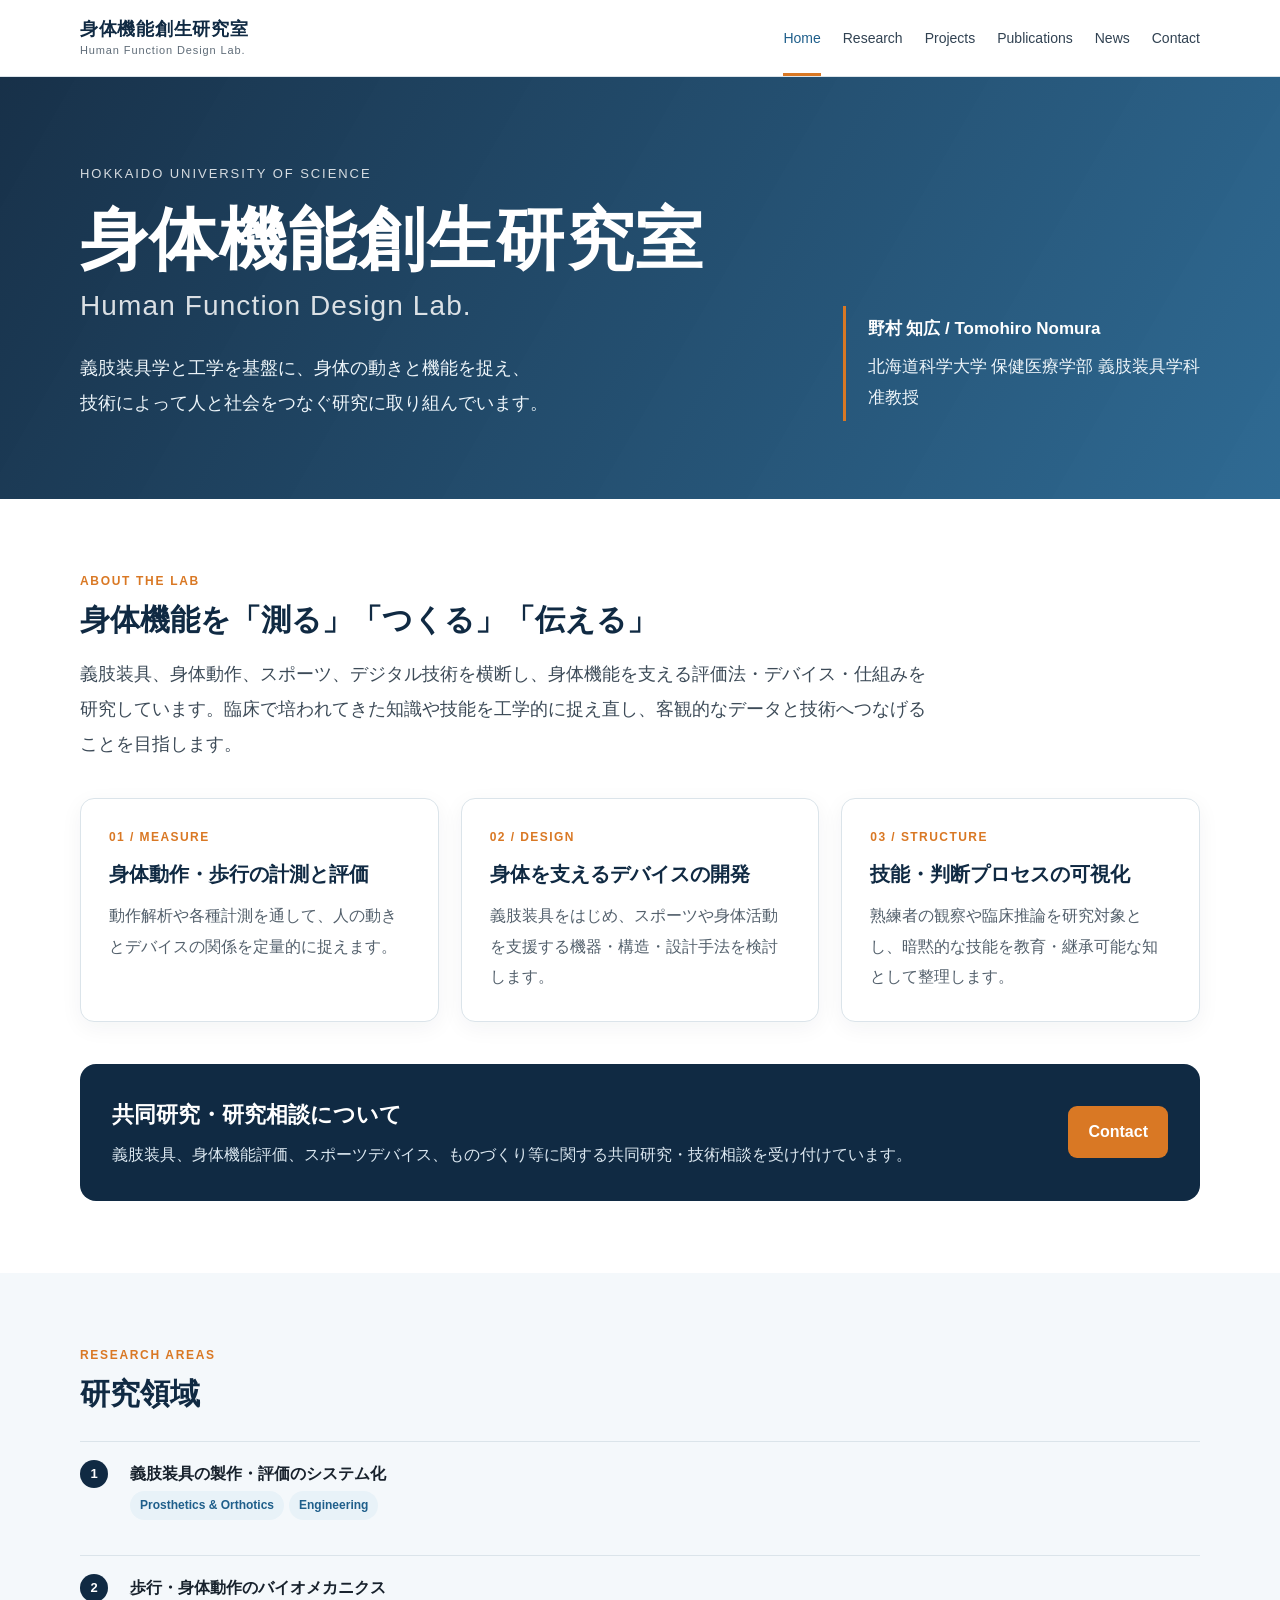
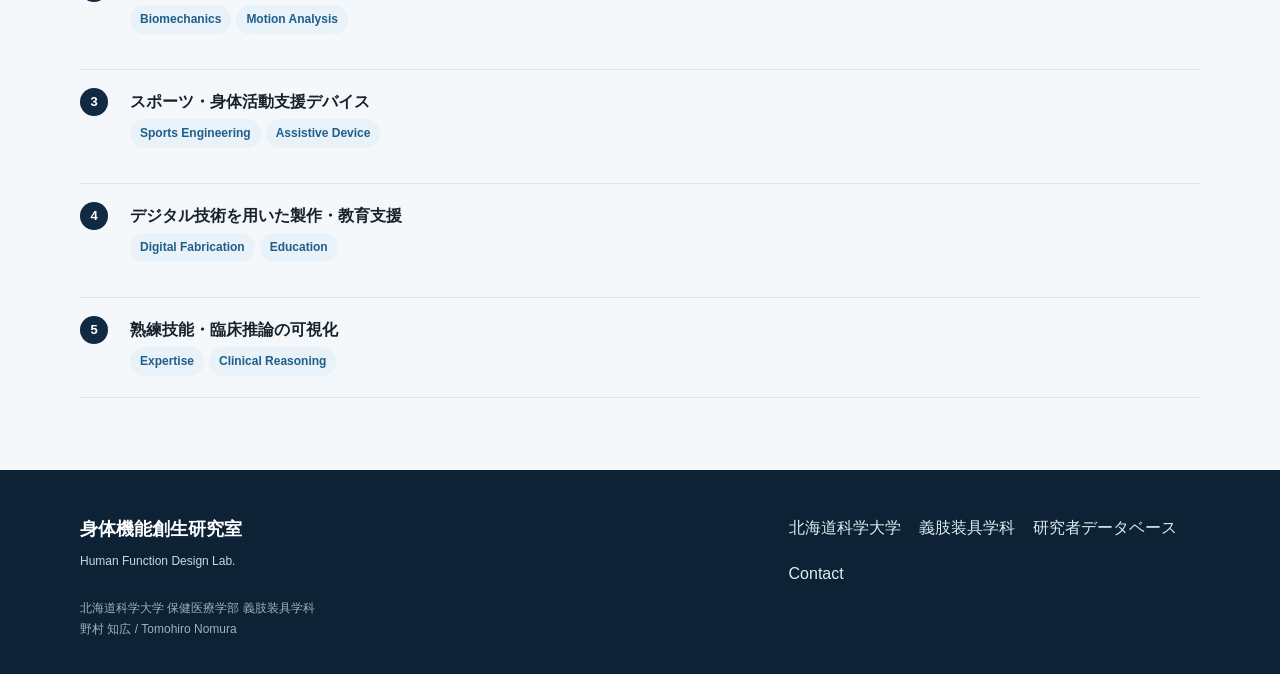
<file: index.html>
<!doctype html>
<html lang="ja">
<head>
  <meta charset="utf-8">
  <meta name="viewport" content="width=device-width,initial-scale=1">
  <meta name="description" content="北海道科学大学 身体機能創生研究室（Human Function Design Lab.）の研究室サイト。">
  <title>Home | 身体機能創生研究室</title>
  <link rel="stylesheet" href="assets/style.css">
</head>
<body>

<header class="site-header">
  <div class="wrap header-inner">
    <a class="brand" href="index.html" aria-label="身体機能創生研究室 トップページ">
      <span class="brand-ja">身体機能創生研究室</span>
      <span class="brand-en">Human Function Design Lab.</span>
    </a>
    <nav class="nav" aria-label="主要ナビゲーション">
      <a class="active" href="index.html">Home</a><a class="" href="research.html">Research</a><a class="" href="projects.html">Projects</a><a class="" href="publications.html">Publications</a><a class="" href="news.html">News</a><a class="" href="contact.html">Contact</a>
    </nav>
  </div>
</header>

<main>
  <section class="hero">
    <div class="wrap hero-grid">
      <div>
        <div class="kicker">Hokkaido University of Science</div>
        <h1>身体機能創生研究室<span class="en">Human Function Design Lab.</span></h1>
        <p class="hero-lead"><span class="term-keep">義肢装具学と工学</span>を基盤に、身体の動きと機能を捉え、<span class="jp-keep">技術によって人と社会をつなぐ</span>研究に取り組んでいます。</p>
      </div>
      <div class="hero-card">
        <strong>野村 知広 / Tomohiro Nomura</strong>
        <span class="name-keep">北海道科学大学</span> <span class="name-keep">保健医療学部</span> <span class="name-keep">義肢装具学科</span><br><span class="name-keep">准教授</span>
      </div>
    </div>
  </section>

  <section class="section">
    <div class="wrap">
      <div class="section-title-en">About the Lab</div>
      <h2>身体機能を「測る」「つくる」「伝える」</h2>
      <p class="lead"><span class="term-keep">義肢装具</span>、身体動作、スポーツ、デジタル技術を横断し、身体機能を支える評価法・<span class="jp-keep">デバイス・仕組み</span>を研究しています。臨床で培われてきた知識や技能を工学的に捉え直し、客観的なデータと<span class="jp-keep">技術へつなげる</span>ことを目指します。</p>

      <div class="grid-3">
        <article class="card">
          <div class="num">01 / MEASURE</div>
          <h3><span class="jp-keep">身体動作・歩行</span>の計測と評価</h3>
          <p>動作解析や各種計測を通して、人の動きとデバイスの関係を定量的に捉えます。</p>
        </article>
        <article class="card">
          <div class="num">02 / DESIGN</div>
          <h3>身体を支える<span class="term-keep">デバイス</span>の開発</h3>
          <p><span class="term-keep">義肢装具</span>をはじめ、スポーツや身体活動を支援する機器・構造・設計手法を検討します。</p>
        </article>
        <article class="card">
          <div class="num">03 / STRUCTURE</div>
          <h3><span class="jp-keep">技能・判断プロセス</span>の可視化</h3>
          <p>熟練者の観察や<span class="term-keep">臨床推論</span>を研究対象とし、暗黙的な技能を教育・継承可能な知として整理します。</p>
        </article>
      </div>

      <div class="cta">
        <div>
          <h3>共同研究・研究相談について</h3>
          <p><span class="term-keep">義肢装具</span>、身体機能評価、スポーツデバイス、ものづくり等に関する共同研究・技術相談を受け付けています。</p>
        </div>
        <a class="button" href="contact.html">Contact</a>
      </div>
    </div>
  </section>

  <section class="section soft">
    <div class="wrap">
      <div class="section-title-en">Research Areas</div>
      <h2>研究領域</h2>
      <div class="feature-list">
        <div class="feature"><div class="icon">1</div><div><strong>義肢装具の製作・評価のシステム化</strong><br><span class="tag">Prosthetics & Orthotics</span><span class="tag">Engineering</span></div></div>
        <div class="feature"><div class="icon">2</div><div><strong>歩行・身体動作のバイオメカニクス</strong><br><span class="tag">Biomechanics</span><span class="tag">Motion Analysis</span></div></div>
        <div class="feature"><div class="icon">3</div><div><strong>スポーツ・身体活動支援デバイス</strong><br><span class="tag">Sports Engineering</span><span class="tag">Assistive Device</span></div></div>
        <div class="feature"><div class="icon">4</div><div><strong>デジタル技術を用いた製作・教育支援</strong><br><span class="tag">Digital Fabrication</span><span class="tag">Education</span></div></div>
        <div class="feature"><div class="icon">5</div><div><strong>熟練技能・臨床推論の可視化</strong><br><span class="tag">Expertise</span><span class="tag">Clinical Reasoning</span></div></div>
      </div>
    </div>
  </section>
</main>


<footer class="site-footer">
  <div class="wrap footer-grid">
    <div>
      <div class="footer-title">身体機能創生研究室</div>
      <div class="footer-en">Human Function Design Lab.</div>
      <div class="footer-small">北海道科学大学 保健医療学部 義肢装具学科<br>野村 知広 / Tomohiro Nomura</div>
    </div>
    <div class="footer-links">
      <a href="https://www.hus.ac.jp/" target="_blank" rel="noopener">北海道科学大学</a>
      <a href="https://www.hus.ac.jp/faculty/health/po/" target="_blank" rel="noopener">義肢装具学科</a>
      <a href="https://gyoseki.hus.ac.jp/hushp/KgApp/k03/resid/S001573" target="_blank" rel="noopener">研究者データベース</a>
      <a href="contact.html">Contact</a>
    </div>
  </div>
</footer>
</body>
</html>
</file>
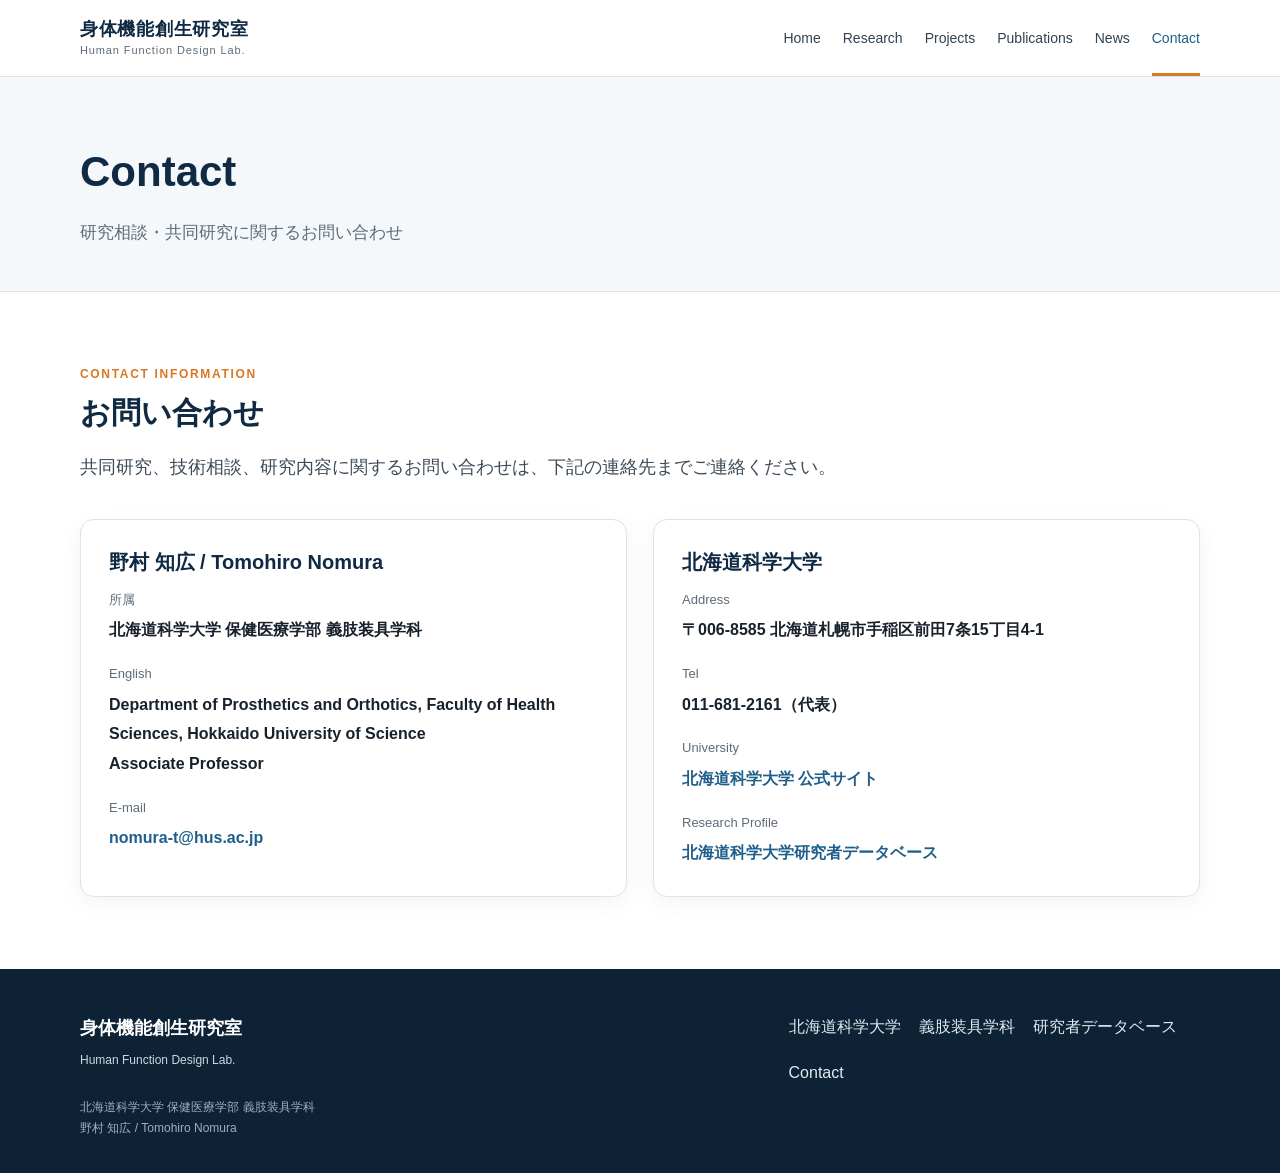
<file: contact.html>
<!doctype html>
<html lang="ja">
<head>
  <meta charset="utf-8">
  <meta name="viewport" content="width=device-width,initial-scale=1">
  <meta name="description" content="身体機能創生研究室への研究相談・共同研究のお問い合わせ。">
  <title>Contact | 身体機能創生研究室</title>
  <link rel="stylesheet" href="assets/style.css">
</head>
<body>

<header class="site-header">
  <div class="wrap header-inner">
    <a class="brand" href="index.html" aria-label="身体機能創生研究室 トップページ">
      <span class="brand-ja">身体機能創生研究室</span>
      <span class="brand-en">Human Function Design Lab.</span>
    </a>
    <nav class="nav" aria-label="主要ナビゲーション">
      <a class="" href="index.html">Home</a><a class="" href="research.html">Research</a><a class="" href="projects.html">Projects</a><a class="" href="publications.html">Publications</a><a class="" href="news.html">News</a><a class="active" href="contact.html">Contact</a>
    </nav>
  </div>
</header>

<main>
  <section class="page-head"><div class="wrap"><h1>Contact</h1><p>研究相談・共同研究に関するお問い合わせ</p></div></section>
  <section class="section">
    <div class="wrap">
      <div class="section-title-en">Contact Information</div>
      <h2>お問い合わせ</h2>
      <p class="lead">共同研究、技術相談、研究内容に関するお問い合わせは、下記の連絡先までご連絡ください。</p>
      <div class="contact-box">
        <div class="card">
          <h3>野村 知広 / <span class="name-keep">Tomohiro Nomura</span></h3>
          <dl class="info">
            <dt>所属</dt><dd><span class="name-keep">北海道科学大学</span> <span class="name-keep">保健医療学部</span> <span class="name-keep">義肢装具学科</span></dd>
            <dt>English</dt><dd>Department of Prosthetics and Orthotics, Faculty of Health Sciences, Hokkaido University of Science<br>Associate Professor</dd>
            <dt>E-mail</dt><dd><a href="mailto:nomura-t@hus.ac.jp">nomura-t@hus.ac.jp</a></dd>
          </dl>
        </div>
        <div class="card">
          <h3>北海道科学大学</h3>
          <dl class="info">
            <dt>Address</dt><dd>〒006-8585 北海道札幌市手稲区前田7条15丁目4-1</dd>
            <dt>Tel</dt><dd>011-681-2161（代表）</dd>
            <dt>University</dt><dd><a href="https://www.hus.ac.jp/" target="_blank" rel="noopener">北海道科学大学 公式サイト</a></dd>
            <dt>Research Profile</dt><dd><a href="https://gyoseki.hus.ac.jp/hushp/KgApp/k03/resid/S001573" target="_blank" rel="noopener">北海道科学大学研究者データベース</a></dd>
          </dl>
        </div>
      </div>
    </div>
  </section>
</main>


<footer class="site-footer">
  <div class="wrap footer-grid">
    <div>
      <div class="footer-title">身体機能創生研究室</div>
      <div class="footer-en">Human Function Design Lab.</div>
      <div class="footer-small"><span class="name-keep">北海道科学大学</span> <span class="name-keep">保健医療学部</span> <span class="name-keep">義肢装具学科</span><br>野村 知広 / <span class="name-keep">Tomohiro Nomura</span></div>
    </div>
    <div class="footer-links">
      <a href="https://www.hus.ac.jp/" target="_blank" rel="noopener">北海道科学大学</a>
      <a href="https://www.hus.ac.jp/faculty/health/po/" target="_blank" rel="noopener">義肢装具学科</a>
      <a href="https://gyoseki.hus.ac.jp/hushp/KgApp/k03/resid/S001573" target="_blank" rel="noopener">研究者データベース</a>
      <a href="contact.html">Contact</a>
    </div>
  </div>
</footer>
</body>
</html>
</file>
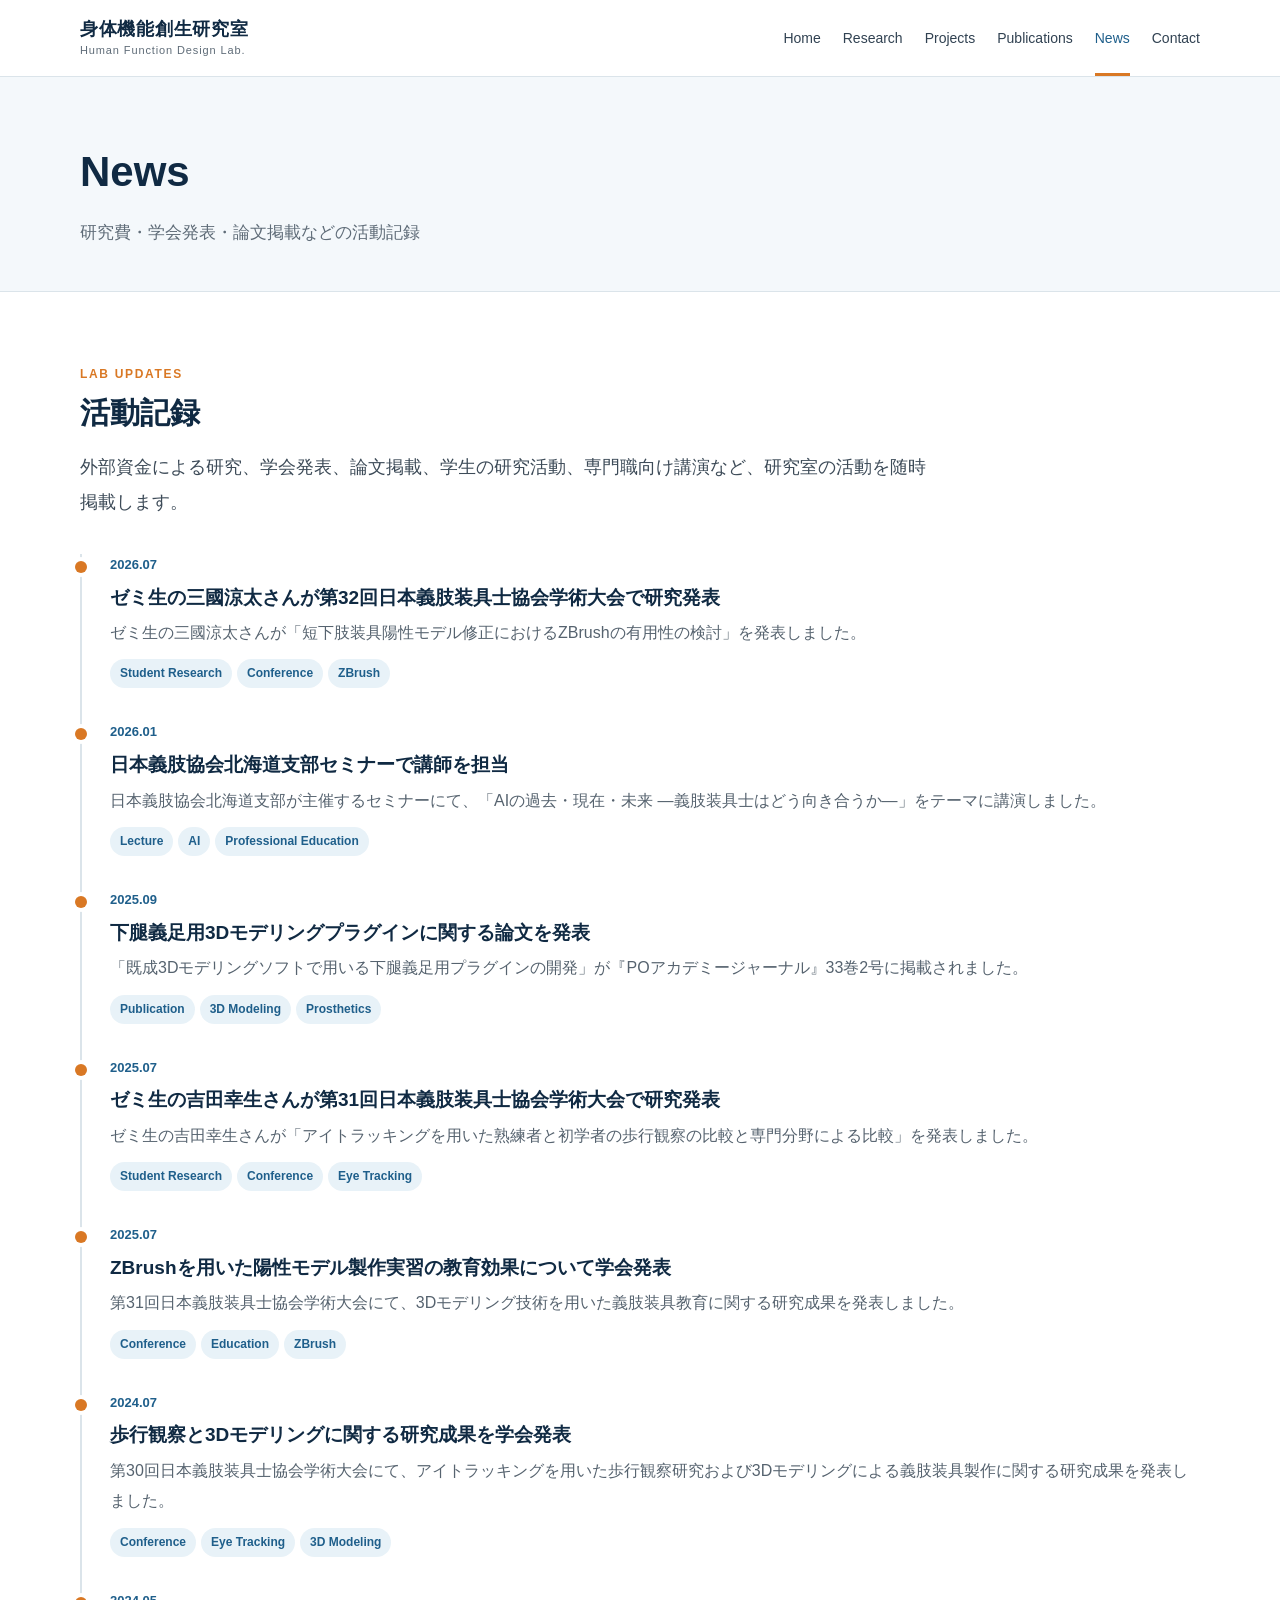
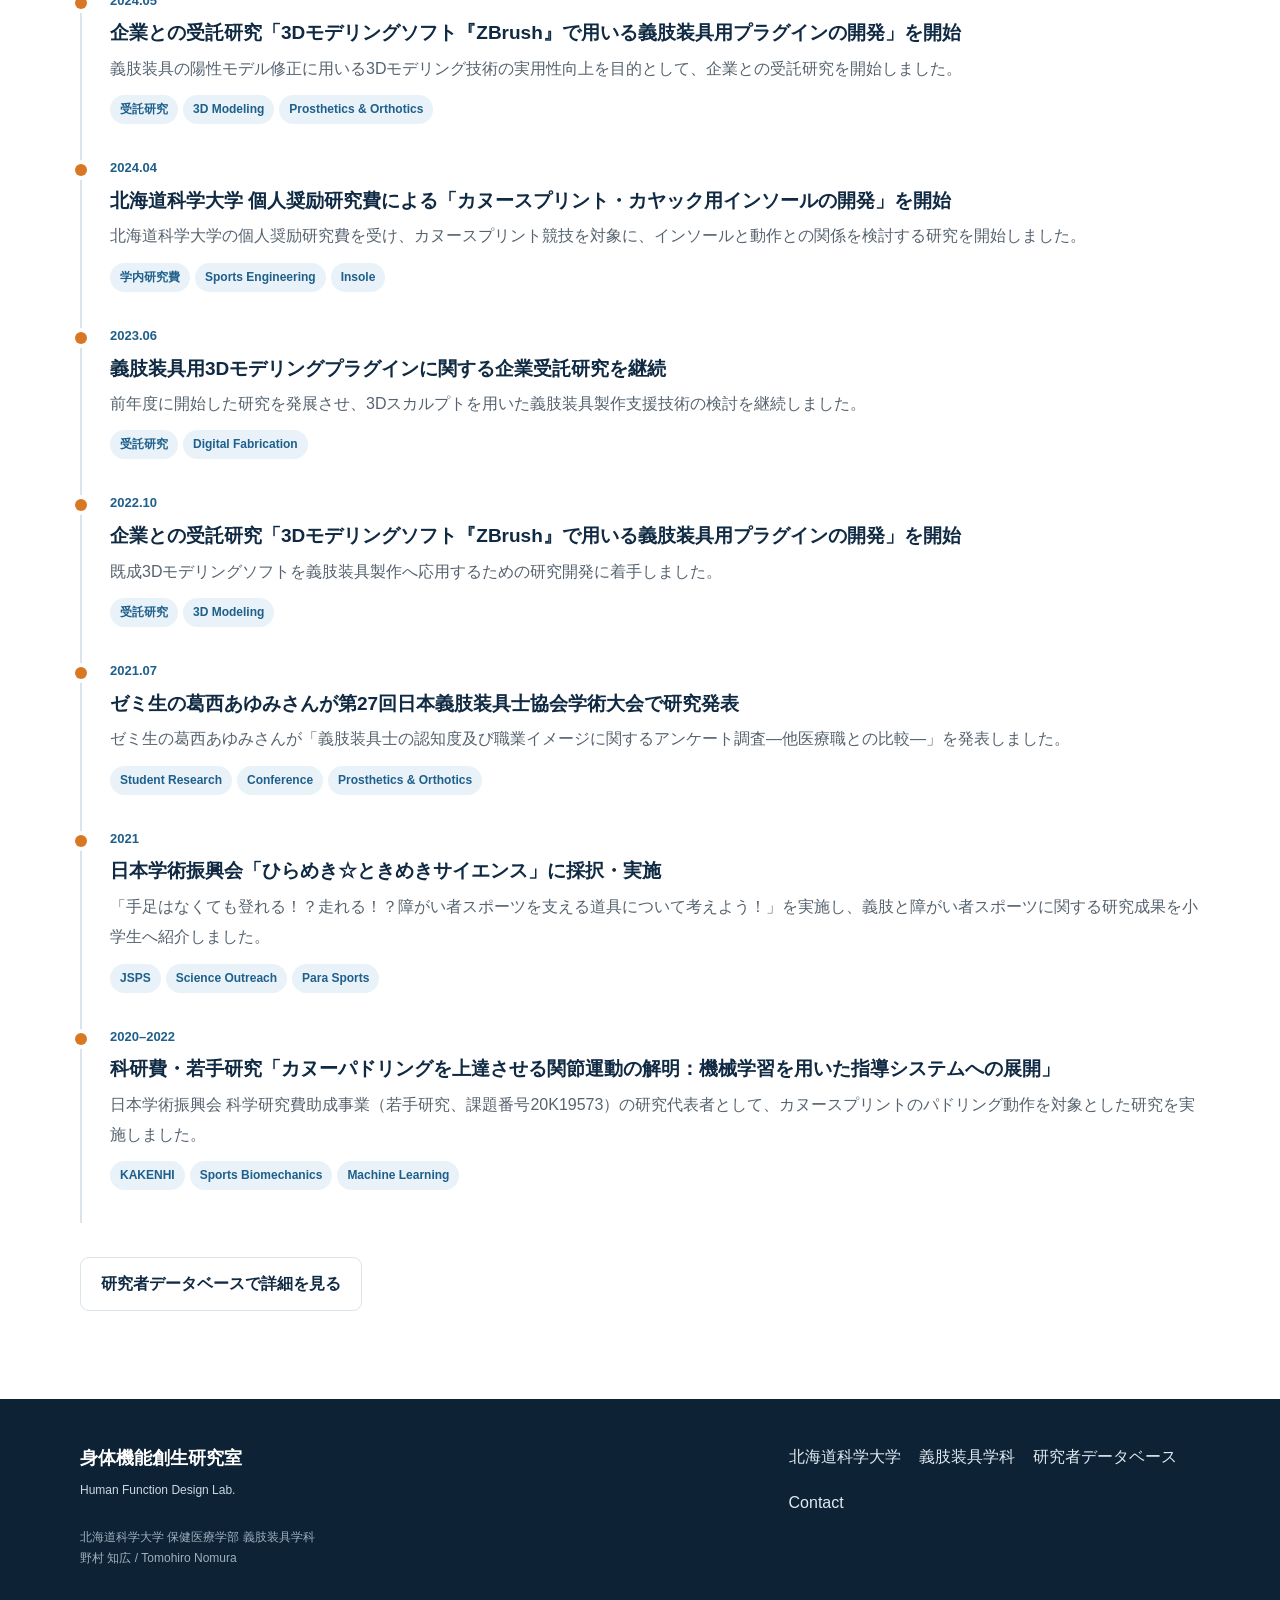
<file: news.html>
<!doctype html>
<html lang="ja">
<head>
  <meta charset="utf-8">
  <meta name="viewport" content="width=device-width,initial-scale=1">
  <meta name="description" content="身体機能創生研究室の活動記録。">
  <title>News | 身体機能創生研究室</title>
  <link rel="stylesheet" href="assets/style.css">
</head>
<body>

<header class="site-header">
  <div class="wrap header-inner">
    <a class="brand" href="index.html" aria-label="身体機能創生研究室 トップページ">
      <span class="brand-ja">身体機能創生研究室</span>
      <span class="brand-en">Human Function Design Lab.</span>
    </a>
    <nav class="nav" aria-label="主要ナビゲーション">
      <a class="" href="index.html">Home</a><a class="" href="research.html">Research</a><a class="" href="projects.html">Projects</a><a class="" href="publications.html">Publications</a><a class="active" href="news.html">News</a><a class="" href="contact.html">Contact</a>
    </nav>
  </div>
</header>

<main>
  <section class="page-head"><div class="wrap"><h1>News</h1><p>研究費・学会発表・論文掲載などの活動記録</p></div></section>
  <section class="section">
    <div class="wrap">
      <div class="section-title-en">Lab Updates</div>
      <h2>活動記録</h2>
      <p class="lead">外部資金による研究、学会発表、論文掲載、学生の研究活動、専門職向け講演など、研究室の活動を随時掲載します。</p>

      <div class="timeline">

        <article class="timeline-item">
          <time datetime="2026-07-04">2026.07</time>
          <h3>ゼミ生の<span class="name-keep">三國涼太さん</span>が<span class="jp-keep">第32回日本義肢装具士協会学術大会</span>で研究発表</h3>
          <p>ゼミ生の<span class="name-keep">三國涼太さん</span>が「短下肢装具陽性モデル修正における<span class="term-keep">ZBrush</span>の有用性の検討」を発表しました。</p>
          <div style="margin-top:8px"><span class="tag">Student Research</span><span class="tag">Conference</span><span class="tag">ZBrush</span></div>
        </article>

        <article class="timeline-item">
          <time datetime="2026-01-31">2026.01</time>
          <h3><span class="name-keep">日本義肢協会北海道支部</span>セミナーで講師を担当</h3>
          <p><span class="name-keep">日本義肢協会北海道支部</span>が主催するセミナーにて、「AIの過去・現在・未来 ―義肢装具士はどう向き合うか―」をテーマに講演しました。</p>
          <div style="margin-top:8px"><span class="tag">Lecture</span><span class="tag">AI</span><span class="tag">Professional Education</span></div>
        </article>

        <article class="timeline-item">
          <time datetime="2025-09">2025.09</time>
          <h3>下腿義足用<span class="term-keep">3Dモデリング</span>プラグインに関する論文を発表</h3>
          <p>「既成<span class="term-keep">3Dモデリング</span>ソフトで用いる下腿義足用プラグインの開発」が『POアカデミージャーナル』33巻2号に掲載されました。</p>
          <div style="margin-top:8px"><span class="tag">Publication</span><span class="tag">3D Modeling</span><span class="tag">Prosthetics</span></div>
        </article>

        <article class="timeline-item">
          <time datetime="2025-07">2025.07</time>
          <h3>ゼミ生の<span class="name-keep">吉田幸生さん</span>が<span class="jp-keep">第31回日本義肢装具士協会学術大会</span>で研究発表</h3>
          <p>ゼミ生の<span class="name-keep">吉田幸生さん</span>が「アイトラッキングを用いた熟練者と初学者の歩行観察の比較と専門分野による比較」を発表しました。</p>
          <div style="margin-top:8px"><span class="tag">Student Research</span><span class="tag">Conference</span><span class="tag">Eye Tracking</span></div>
        </article>

        <article class="timeline-item">
          <time datetime="2025-07">2025.07</time>
          <h3><span class="term-keep">ZBrush</span>を用いた陽性モデル製作実習の教育効果について学会発表</h3>
          <p><span class="jp-keep">第31回日本義肢装具士協会学術大会</span>にて、<span class="term-keep">3Dモデリング</span>技術を用いた義肢装具教育に関する研究成果を発表しました。</p>
          <div style="margin-top:8px"><span class="tag">Conference</span><span class="tag">Education</span><span class="tag">ZBrush</span></div>
        </article>

        <article class="timeline-item">
          <time datetime="2024-07">2024.07</time>
          <h3>歩行観察と<span class="term-keep">3Dモデリング</span>に関する研究成果を学会発表</h3>
          <p><span class="jp-keep">第30回日本義肢装具士協会学術大会</span>にて、アイトラッキングを用いた歩行観察研究および<span class="term-keep">3Dモデリング</span>による義肢装具製作に関する研究成果を発表しました。</p>
          <div style="margin-top:8px"><span class="tag">Conference</span><span class="tag">Eye Tracking</span><span class="tag">3D Modeling</span></div>
        </article>

        <article class="timeline-item">
          <time datetime="2024-05">2024.05</time>
          <h3>企業との受託研究「<span class="term-keep">3Dモデリング</span>ソフト『<span class="term-keep">ZBrush</span>』で用いる義肢装具用プラグインの開発」を開始</h3>
          <p>義肢装具の陽性モデル修正に用いる<span class="term-keep">3Dモデリング</span>技術の実用性向上を目的として、企業との受託研究を開始しました。</p>
          <div style="margin-top:8px"><span class="tag">受託研究</span><span class="tag">3D Modeling</span><span class="tag">Prosthetics & Orthotics</span></div>
        </article>

        <article class="timeline-item">
          <time datetime="2024-04">2024.04</time>
          <h3><span class="name-keep">北海道科学大学</span> 個人奨励研究費による「カヌースプリント・カヤック用インソールの開発」を開始</h3>
          <p>北海道科学大学の個人奨励研究費を受け、カヌースプリント競技を対象に、インソールと動作との関係を検討する研究を開始しました。</p>
          <div style="margin-top:8px"><span class="tag">学内研究費</span><span class="tag">Sports Engineering</span><span class="tag">Insole</span></div>
        </article>

        <article class="timeline-item">
          <time datetime="2023-06">2023.06</time>
          <h3>義肢装具用<span class="term-keep">3Dモデリング</span>プラグインに関する企業受託研究を継続</h3>
          <p>前年度に開始した研究を発展させ、3Dスカルプトを用いた義肢装具製作支援技術の検討を継続しました。</p>
          <div style="margin-top:8px"><span class="tag">受託研究</span><span class="tag">Digital Fabrication</span></div>
        </article>

        <article class="timeline-item">
          <time datetime="2022-10">2022.10</time>
          <h3>企業との受託研究「<span class="term-keep">3Dモデリング</span>ソフト『<span class="term-keep">ZBrush</span>』で用いる義肢装具用プラグインの開発」を開始</h3>
          <p>既成<span class="term-keep">3Dモデリング</span>ソフトを義肢装具製作へ応用するための研究開発に着手しました。</p>
          <div style="margin-top:8px"><span class="tag">受託研究</span><span class="tag">3D Modeling</span></div>
        </article>

        <article class="timeline-item">
          <time datetime="2021-07">2021.07</time>
          <h3>ゼミ生の<span class="name-keep">葛西あゆみさん</span>が<span class="jp-keep">第27回日本義肢装具士協会学術大会</span>で研究発表</h3>
          <p>ゼミ生の<span class="name-keep">葛西あゆみさん</span>が「義肢装具士の認知度及び職業イメージに関するアンケート調査―他医療職との比較―」を発表しました。</p>
          <div style="margin-top:8px"><span class="tag">Student Research</span><span class="tag">Conference</span><span class="tag">Prosthetics & Orthotics</span></div>
        </article>

        <article class="timeline-item">
          <time datetime="2021">2021</time>
          <h3><span class="name-keep">日本学術振興会</span>「ひらめき☆ときめきサイエンス」に採択・実施</h3>
          <p>「手足はなくても登れる！？走れる！？障がい者スポーツを支える道具について考えよう！」を実施し、義肢と障がい者スポーツに関する研究成果を小学生へ紹介しました。</p>
          <div style="margin-top:8px"><span class="tag">JSPS</span><span class="tag">Science Outreach</span><span class="tag">Para Sports</span></div>
        </article>

        <article class="timeline-item">
          <time datetime="2020-04">2020–2022</time>
          <h3>科研費・若手研究「カヌーパドリングを上達させる関節運動の解明：機械学習を用いた指導システムへの展開」</h3>
          <p><span class="name-keep">日本学術振興会</span> 科学研究費助成事業（若手研究、課題番号20K19573）の研究代表者として、カヌースプリントのパドリング動作を対象とした研究を実施しました。</p>
          <div style="margin-top:8px"><span class="tag">KAKENHI</span><span class="tag">Sports Biomechanics</span><span class="tag">Machine Learning</span></div>
        </article>

      </div>

      <p style="margin-top:34px"><a class="button secondary" href="https://gyoseki.hus.ac.jp/hushp/KgApp/k03/resid/S001573" target="_blank" rel="noopener">研究者データベースで詳細を見る</a></p>

      <!--
        新しい活動を追加するときは timeline-item を複製し、
        日付・見出し・本文・タグを変更してください。
      -->
    </div>
  </section>
</main>


<footer class="site-footer">
  <div class="wrap footer-grid">
    <div>
      <div class="footer-title">身体機能創生研究室</div>
      <div class="footer-en">Human Function Design Lab.</div>
      <div class="footer-small">北海道科学大学 保健医療学部 義肢装具学科<br>野村 知広 / Tomohiro Nomura</div>
    </div>
    <div class="footer-links">
      <a href="https://www.hus.ac.jp/" target="_blank" rel="noopener">北海道科学大学</a>
      <a href="https://www.hus.ac.jp/faculty/health/po/" target="_blank" rel="noopener">義肢装具学科</a>
      <a href="https://gyoseki.hus.ac.jp/hushp/KgApp/k03/resid/S001573" target="_blank" rel="noopener">研究者データベース</a>
      <a href="contact.html">Contact</a>
    </div>
  </div>
</footer>
</body>
</html>
</file>
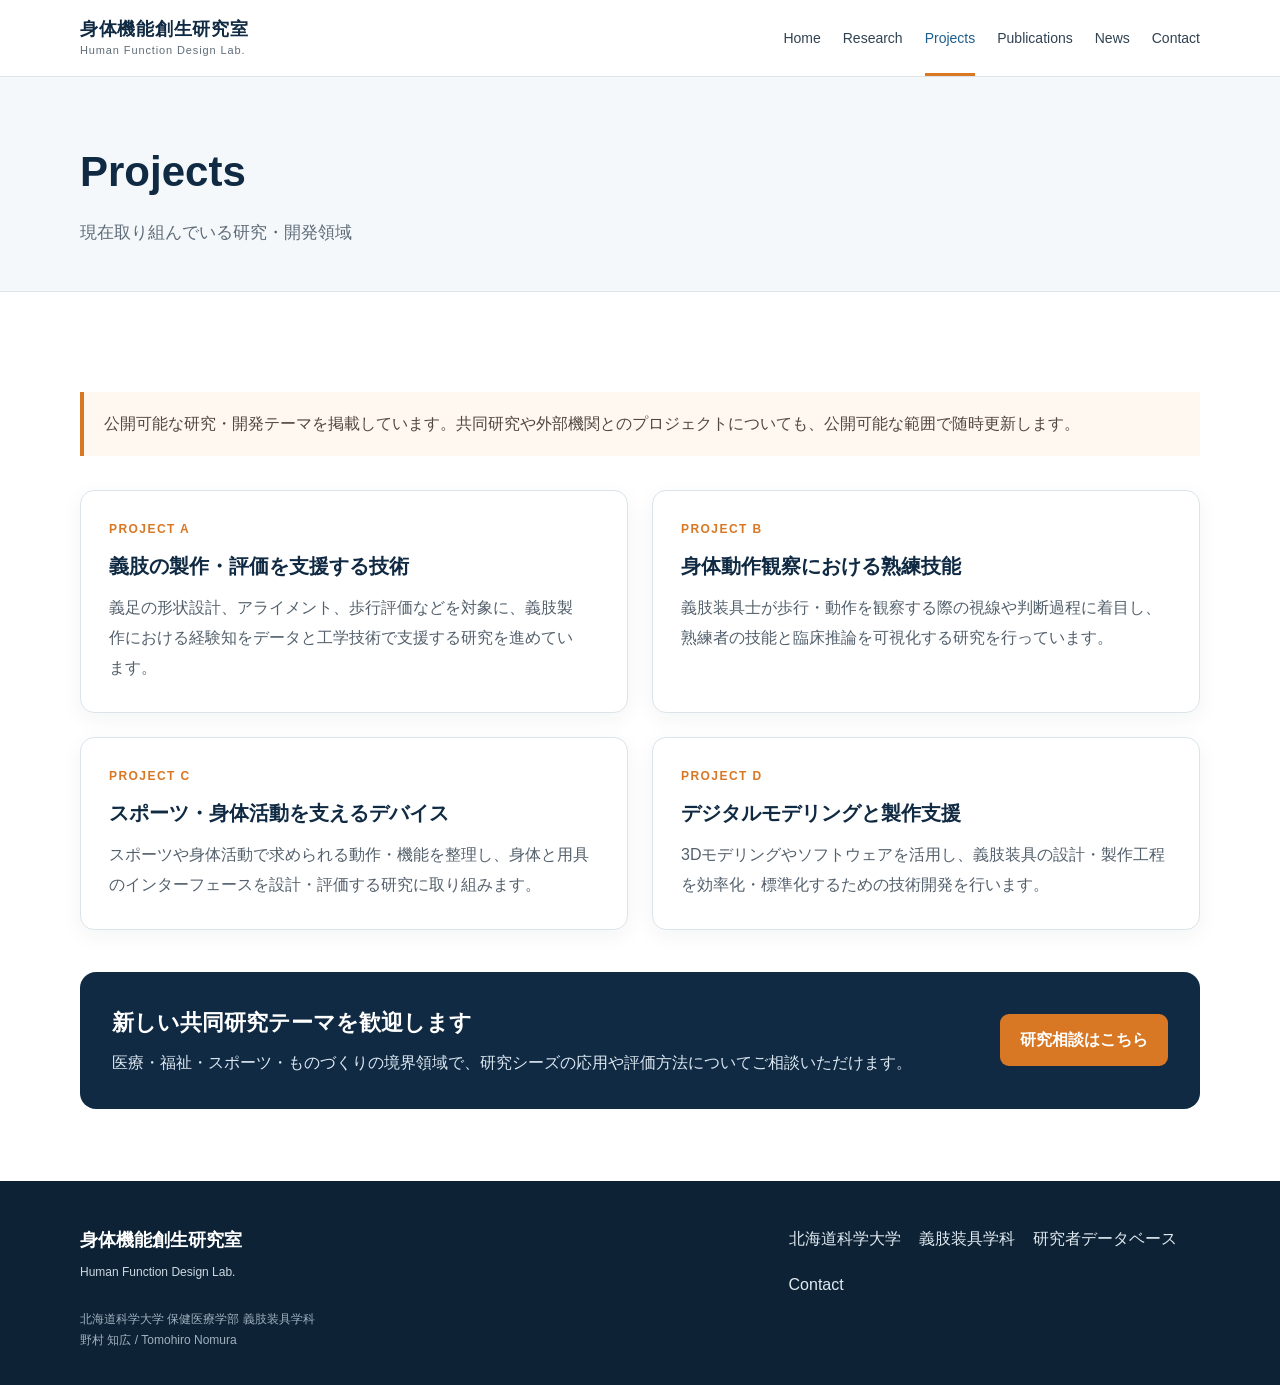
<file: projects.html>
<!doctype html>
<html lang="ja">
<head>
  <meta charset="utf-8">
  <meta name="viewport" content="width=device-width,initial-scale=1">
  <meta name="description" content="身体機能創生研究室の研究・開発プロジェクト。">
  <title>Projects | 身体機能創生研究室</title>
  <link rel="stylesheet" href="assets/style.css">
</head>
<body>

<header class="site-header">
  <div class="wrap header-inner">
    <a class="brand" href="index.html" aria-label="身体機能創生研究室 トップページ">
      <span class="brand-ja">身体機能創生研究室</span>
      <span class="brand-en">Human Function Design Lab.</span>
    </a>
    <nav class="nav" aria-label="主要ナビゲーション">
      <a class="" href="index.html">Home</a><a class="" href="research.html">Research</a><a class="active" href="projects.html">Projects</a><a class="" href="publications.html">Publications</a><a class="" href="news.html">News</a><a class="" href="contact.html">Contact</a>
    </nav>
  </div>
</header>

<main>
  <section class="page-head"><div class="wrap"><h1>Projects</h1><p>現在取り組んでいる研究・開発領域</p></div></section>
  <section class="section">
    <div class="wrap">
      <div class="note">公開可能な研究・開発テーマを掲載しています。共同研究や外部機関とのプロジェクトについても、公開可能な範囲で随時更新します。</div>
      <div class="grid-2">
        <article class="card">
          <div class="num">PROJECT A</div>
          <h3><span class="term-keep">義肢</span>の製作・評価を支援する技術</h3>
          <p>義足の形状設計、アライメント、歩行評価などを対象に、義肢製作における経験知をデータと工学技術で支援する研究を進めています。</p>
        </article>
        <article class="card">
          <div class="num">PROJECT B</div>
          <h3>身体動作観察における<span class="term-keep">熟練技能</span></h3>
          <p><span class="term-keep">義肢装具士</span>が歩行・動作を観察する際の視線や判断過程に着目し、熟練者の技能と<span class="term-keep">臨床推論</span>を可視化する研究を行っています。</p>
        </article>
        <article class="card">
          <div class="num">PROJECT C</div>
          <h3><span class="jp-keep">スポーツ・身体活動</span>を支えるデバイス</h3>
          <p>スポーツや身体活動で求められる動作・機能を整理し、身体と用具のインターフェースを設計・評価する研究に取り組みます。</p>
        </article>
        <article class="card">
          <div class="num">PROJECT D</div>
          <h3><span class="term-keep">デジタルモデリング</span>と製作支援</h3>
          <p><span class="term-keep">3Dモデリング</span>やソフトウェアを活用し、<span class="term-keep">義肢装具</span>の設計・製作工程を効率化・標準化するための技術開発を行います。</p>
        </article>
      </div>
      <div class="cta">
        <div>
          <h3>新しい共同研究テーマを歓迎します</h3>
          <p>医療・福祉・スポーツ・ものづくりの境界領域で、研究シーズの応用や評価方法についてご相談いただけます。</p>
        </div>
        <a class="button" href="contact.html">研究相談はこちら</a>
      </div>
    </div>
  </section>
</main>


<footer class="site-footer">
  <div class="wrap footer-grid">
    <div>
      <div class="footer-title">身体機能創生研究室</div>
      <div class="footer-en">Human Function Design Lab.</div>
      <div class="footer-small">北海道科学大学 保健医療学部 義肢装具学科<br>野村 知広 / Tomohiro Nomura</div>
    </div>
    <div class="footer-links">
      <a href="https://www.hus.ac.jp/" target="_blank" rel="noopener">北海道科学大学</a>
      <a href="https://www.hus.ac.jp/faculty/health/po/" target="_blank" rel="noopener">義肢装具学科</a>
      <a href="https://gyoseki.hus.ac.jp/hushp/KgApp/k03/resid/S001573" target="_blank" rel="noopener">研究者データベース</a>
      <a href="contact.html">Contact</a>
    </div>
  </div>
</footer>
</body>
</html>
</file>
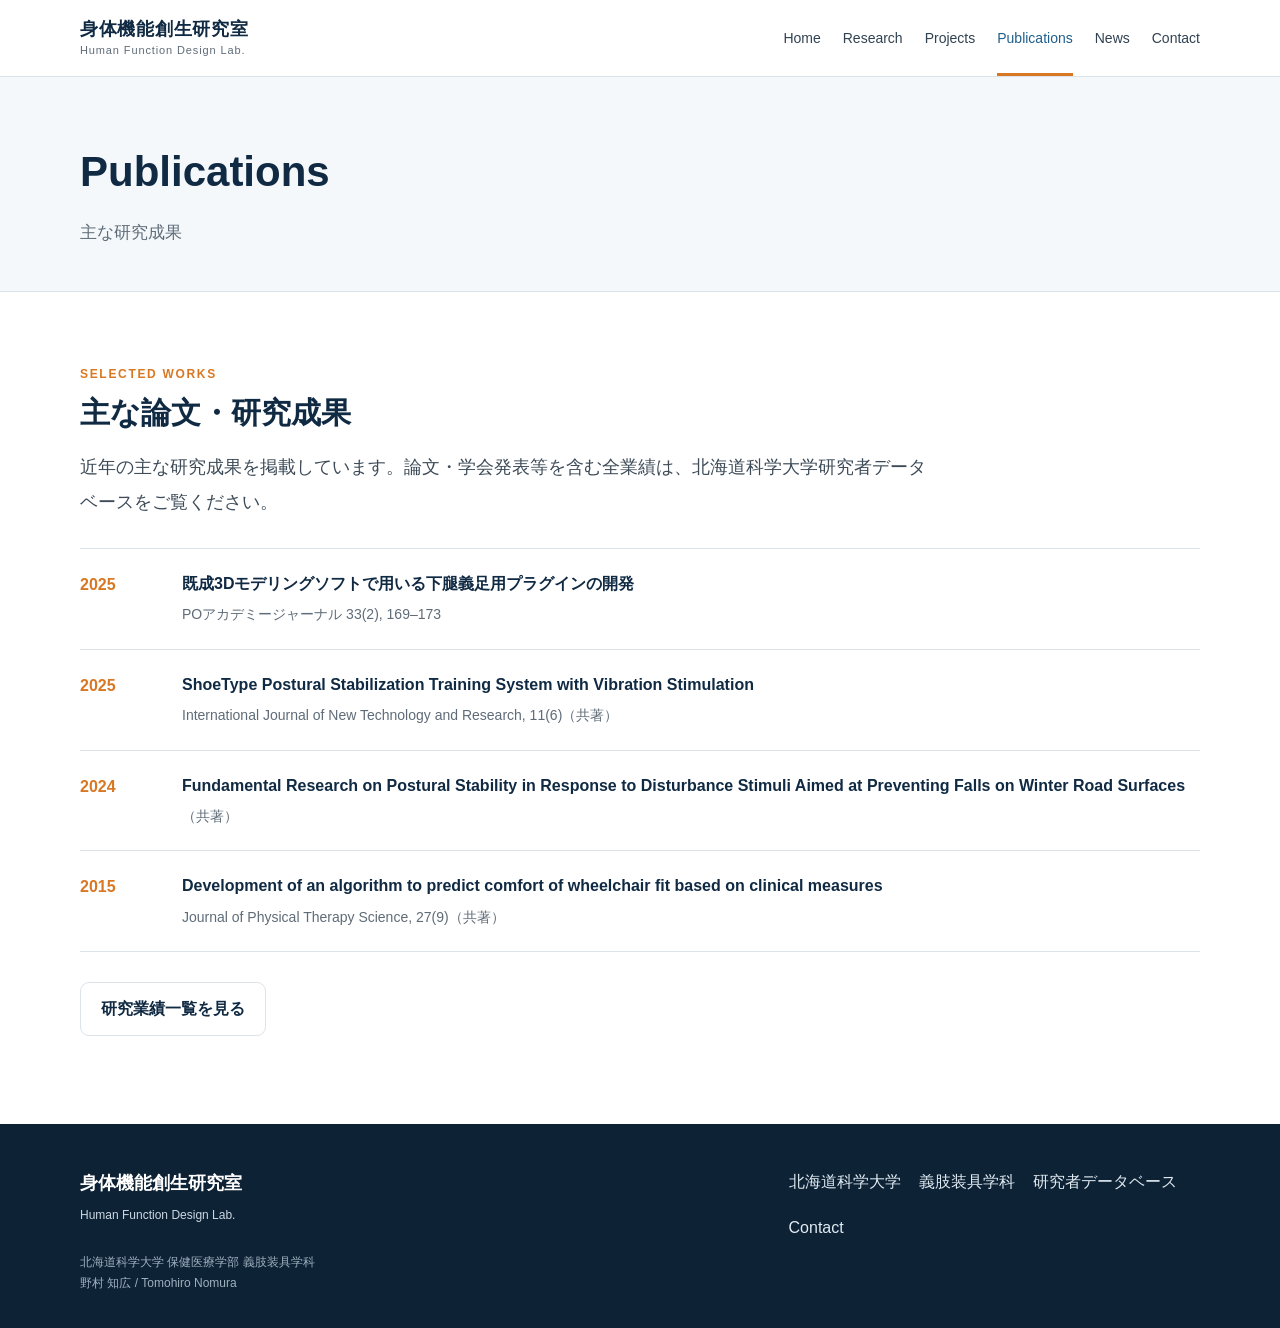
<file: publications.html>
<!doctype html>
<html lang="ja">
<head>
  <meta charset="utf-8">
  <meta name="viewport" content="width=device-width,initial-scale=1">
  <meta name="description" content="身体機能創生研究室 野村知広の主な研究成果。">
  <title>Publications | 身体機能創生研究室</title>
  <link rel="stylesheet" href="assets/style.css">
</head>
<body>

<header class="site-header">
  <div class="wrap header-inner">
    <a class="brand" href="index.html" aria-label="身体機能創生研究室 トップページ">
      <span class="brand-ja">身体機能創生研究室</span>
      <span class="brand-en">Human Function Design Lab.</span>
    </a>
    <nav class="nav" aria-label="主要ナビゲーション">
      <a class="" href="index.html">Home</a><a class="" href="research.html">Research</a><a class="" href="projects.html">Projects</a><a class="active" href="publications.html">Publications</a><a class="" href="news.html">News</a><a class="" href="contact.html">Contact</a>
    </nav>
  </div>
</header>

<main>
  <section class="page-head"><div class="wrap"><h1>Publications</h1><p>主な研究成果</p></div></section>
  <section class="section">
    <div class="wrap">
      <div class="section-title-en">Selected Works</div>
      <h2>主な論文・研究成果</h2>
      <p class="lead">近年の主な研究成果を掲載しています。論文・学会発表等を含む全業績は、<span class="name-keep">北海道科学大学</span>研究者データベースをご覧ください。</p>

      <div class="pub-list">
        <div class="pub">
          <div class="pub-year">2025</div>
          <div><div class="pub-title"><span class="jp-keep">既成3Dモデリングソフト</span>で用いる<span class="jp-keep">下腿義足用プラグイン</span>の開発</div><div class="pub-meta"><span class="jp-keep">POアカデミージャーナル</span> 33(2), 169–173</div></div>
        </div>
        <div class="pub">
          <div class="pub-year">2025</div>
          <div><div class="pub-title"><span class="term-keep">ShoeType Postural Stabilization Training System</span> with Vibration Stimulation</div><div class="pub-meta"><span class="term-keep">International Journal of New Technology and Research</span>, 11(6)（共著）</div></div>
        </div>
        <div class="pub">
          <div class="pub-year">2024</div>
          <div><div class="pub-title">Fundamental Research on Postural Stability in Response to Disturbance Stimuli Aimed at Preventing Falls on Winter Road Surfaces</div><div class="pub-meta">（共著）</div></div>
        </div>
        <div class="pub">
          <div class="pub-year">2015</div>
          <div><div class="pub-title">Development of an algorithm to predict comfort of wheelchair fit based on clinical measures</div><div class="pub-meta">Journal of Physical Therapy Science, 27(9)（共著）</div></div>
        </div>
      </div>

      <p style="margin-top:30px"><a class="button secondary" href="https://gyoseki.hus.ac.jp/hushp/KgApp/k03/resid/S001573" target="_blank" rel="noopener">研究業績一覧を見る</a></p>
    </div>
  </section>
</main>


<footer class="site-footer">
  <div class="wrap footer-grid">
    <div>
      <div class="footer-title">身体機能創生研究室</div>
      <div class="footer-en">Human Function Design Lab.</div>
      <div class="footer-small">北海道科学大学 保健医療学部 義肢装具学科<br>野村 知広 / Tomohiro Nomura</div>
    </div>
    <div class="footer-links">
      <a href="https://www.hus.ac.jp/" target="_blank" rel="noopener">北海道科学大学</a>
      <a href="https://www.hus.ac.jp/faculty/health/po/" target="_blank" rel="noopener">義肢装具学科</a>
      <a href="https://gyoseki.hus.ac.jp/hushp/KgApp/k03/resid/S001573" target="_blank" rel="noopener">研究者データベース</a>
      <a href="contact.html">Contact</a>
    </div>
  </div>
</footer>
</body>
</html>
</file>
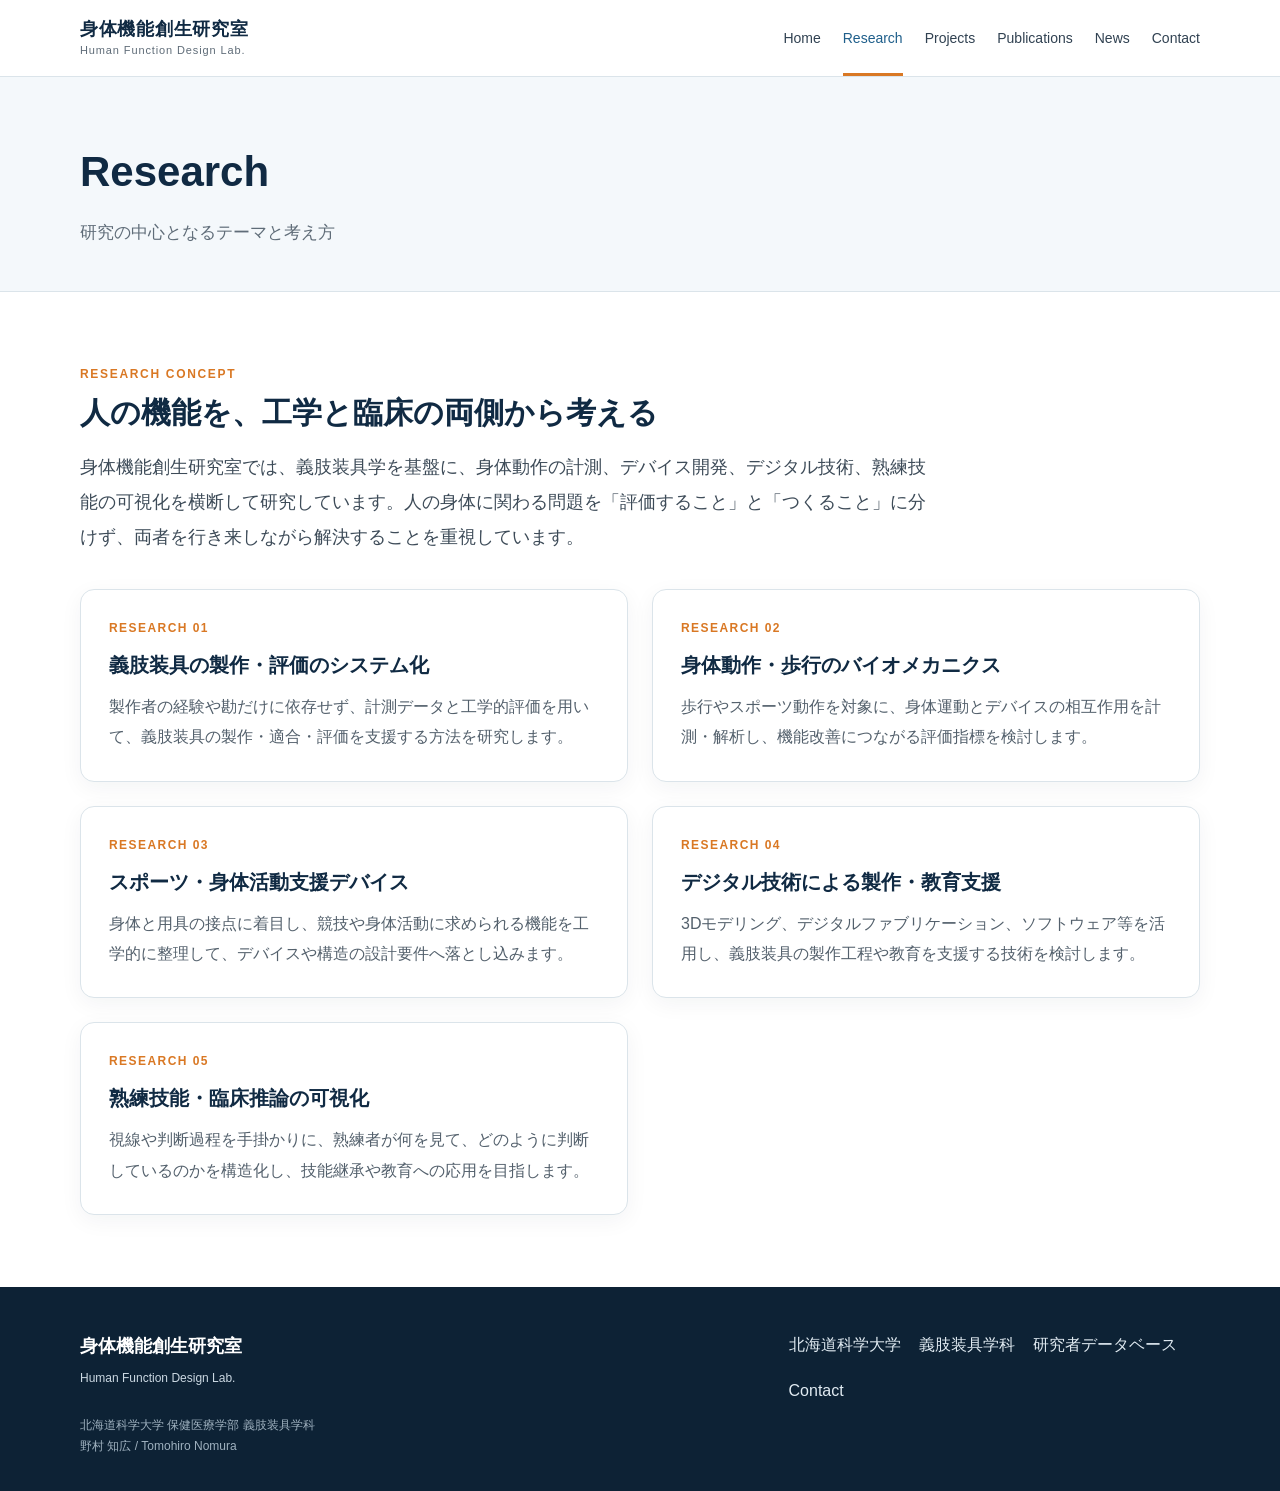
<file: research.html>
<!doctype html>
<html lang="ja">
<head>
  <meta charset="utf-8">
  <meta name="viewport" content="width=device-width,initial-scale=1">
  <meta name="description" content="身体機能創生研究室の研究テーマ。義肢装具、身体動作、スポーツ、デジタル技術、熟練技能の可視化。">
  <title>Research | 身体機能創生研究室</title>
  <link rel="stylesheet" href="assets/style.css">
</head>
<body>

<header class="site-header">
  <div class="wrap header-inner">
    <a class="brand" href="index.html" aria-label="身体機能創生研究室 トップページ">
      <span class="brand-ja">身体機能創生研究室</span>
      <span class="brand-en">Human Function Design Lab.</span>
    </a>
    <nav class="nav" aria-label="主要ナビゲーション">
      <a class="" href="index.html">Home</a><a class="active" href="research.html">Research</a><a class="" href="projects.html">Projects</a><a class="" href="publications.html">Publications</a><a class="" href="news.html">News</a><a class="" href="contact.html">Contact</a>
    </nav>
  </div>
</header>

<main>
  <section class="page-head"><div class="wrap"><h1>Research</h1><p>研究の中心となるテーマと考え方</p></div></section>
  <section class="section">
    <div class="wrap">
      <div class="section-title-en">Research Concept</div>
      <h2>人の機能を、工学と臨床の両側から考える</h2>
      <p class="lead"><span class="name-keep">身体機能創生研究室</span>では、<span class="term-keep">義肢装具学</span>を基盤に、身体動作の計測、デバイス開発、デジタル技術、熟練技能の可視化を横断して研究しています。人の身体に関わる問題を「評価すること」と「つくること」に分けず、両者を行き来しながら解決することを重視しています。</p>

      <div class="grid-2">
        <article class="card">
          <div class="num">RESEARCH 01</div>
          <h3><span class="term-keep">義肢装具</span>の製作・評価のシステム化</h3>
          <p>製作者の経験や勘だけに依存せず、計測データと工学的評価を用いて、<span class="term-keep">義肢装具</span>の製作・適合・評価を支援する方法を研究します。</p>
        </article>
        <article class="card">
          <div class="num">RESEARCH 02</div>
          <h3><span class="jp-keep">身体動作・歩行</span>の<span class="term-keep">バイオメカニクス</span></h3>
          <p>歩行やスポーツ動作を対象に、身体運動とデバイスの相互作用を計測・解析し、機能改善につながる評価指標を検討します。</p>
        </article>
        <article class="card">
          <div class="num">RESEARCH 03</div>
          <h3><span class="jp-keep">スポーツ・身体活動</span>支援デバイス</h3>
          <p>身体と用具の接点に着目し、競技や身体活動に求められる機能を工学的に整理して、デバイスや構造の設計要件へ落とし込みます。</p>
        </article>
        <article class="card">
          <div class="num">RESEARCH 04</div>
          <h3>デジタル技術による<span class="jp-keep">製作・教育支援</span></h3>
          <p><span class="term-keep">3Dモデリング</span>、デジタルファブリケーション、ソフトウェア等を活用し、<span class="term-keep">義肢装具</span>の製作工程や教育を支援する技術を検討します。</p>
        </article>
        <article class="card">
          <div class="num">RESEARCH 05</div>
          <h3><span class="jp-keep">熟練技能・臨床推論</span>の可視化</h3>
          <p>視線や判断過程を手掛かりに、熟練者が何を見て、どのように判断しているのかを構造化し、技能継承や教育への応用を目指します。</p>
        </article>
      </div>
    </div>
  </section>
</main>


<footer class="site-footer">
  <div class="wrap footer-grid">
    <div>
      <div class="footer-title">身体機能創生研究室</div>
      <div class="footer-en">Human Function Design Lab.</div>
      <div class="footer-small">北海道科学大学 保健医療学部 義肢装具学科<br>野村 知広 / Tomohiro Nomura</div>
    </div>
    <div class="footer-links">
      <a href="https://www.hus.ac.jp/" target="_blank" rel="noopener">北海道科学大学</a>
      <a href="https://www.hus.ac.jp/faculty/health/po/" target="_blank" rel="noopener">義肢装具学科</a>
      <a href="https://gyoseki.hus.ac.jp/hushp/KgApp/k03/resid/S001573" target="_blank" rel="noopener">研究者データベース</a>
      <a href="contact.html">Contact</a>
    </div>
  </div>
</footer>
</body>
</html>
</file>
<file: assets/style.css>
:root{
  --navy:#102a43;
  --blue:#1f5f8b;
  --blue2:#2f7ca8;
  --orange:#d97824;
  --ink:#18222d;
  --muted:#5f6c78;
  --line:#dbe4ea;
  --paper:#ffffff;
  --soft:#f4f8fb;
  --max:1120px;
}
*{box-sizing:border-box}
html{scroll-behavior:smooth}
body{
  margin:0;
  color:var(--ink);
  background:var(--paper);
  font-family:-apple-system,BlinkMacSystemFont,"Segoe UI","Hiragino Kaku Gothic ProN","Yu Gothic",Meiryo,sans-serif;
  line-height:1.75;
}
a{color:var(--blue);text-decoration:none}
a:hover{text-decoration:underline}
.wrap{width:min(calc(100% - 40px),var(--max));margin:auto}
.site-header{
  position:sticky;top:0;z-index:30;
  background:rgba(255,255,255,.96);
  border-bottom:1px solid var(--line);
  backdrop-filter:blur(10px);
}
.header-inner{display:flex;align-items:center;justify-content:space-between;gap:30px;min-height:74px}
.brand{display:flex;flex-direction:column;line-height:1.15;color:var(--navy);text-decoration:none}
.brand:hover{text-decoration:none}
.brand-ja{font-size:18px;font-weight:750;letter-spacing:.04em}
.brand-en{font-size:11px;color:var(--muted);letter-spacing:.08em;margin-top:5px}
.nav{display:flex;align-items:center;gap:22px;flex-wrap:wrap}
.nav a{font-size:14px;color:#314252;padding:26px 0 22px;border-bottom:3px solid transparent}
.nav a:hover,.nav a.active{color:var(--blue);border-bottom-color:var(--orange);text-decoration:none}
.hero{
  padding:86px 0 78px;
  background:
    linear-gradient(120deg,rgba(16,42,67,.97),rgba(31,95,139,.93)),
    radial-gradient(circle at 80% 20%,rgba(255,255,255,.15),transparent 34%);
  color:white;
}
.hero-grid{display:grid;grid-template-columns:1.5fr .8fr;gap:60px;align-items:end}
.kicker{font-size:13px;letter-spacing:.15em;text-transform:uppercase;opacity:.82;margin-bottom:18px}
.hero h1{margin:0;font-size:clamp(36px,5.6vw,68px);line-height:1.08;letter-spacing:.02em}
.hero .en{display:block;font-size:clamp(18px,2.4vw,28px);font-weight:450;opacity:.84;margin-top:14px;letter-spacing:.04em}
.hero-lead{font-size:18px;max-width:750px;margin:30px 0 0;color:#edf5fa}
.hero-card{border-left:3px solid var(--orange);padding:8px 0 8px 22px;color:#eef5fa}
.hero-card strong{display:block;color:white;font-size:17px;margin-bottom:7px}
.section{padding:72px 0}
.section.soft{background:var(--soft)}
.section h2{font-size:30px;color:var(--navy);line-height:1.3;margin:0 0 12px}
.section-title-en{font-size:12px;letter-spacing:.14em;text-transform:uppercase;color:var(--orange);font-weight:700;margin-bottom:8px}
.lead{font-size:18px;color:#3d4b58;max-width:850px}
.grid-3{display:grid;grid-template-columns:repeat(3,1fr);gap:22px;margin-top:36px}
.grid-2{display:grid;grid-template-columns:repeat(2,1fr);gap:24px;margin-top:34px}
.card{
  border:1px solid var(--line);background:white;border-radius:14px;padding:28px;
  box-shadow:0 6px 22px rgba(16,42,67,.05);
}
.card h3{margin:0 0 12px;color:var(--navy);font-size:20px;line-height:1.45}
.card p{margin:0;color:#53606c}
.card .num{font-size:12px;letter-spacing:.12em;color:var(--orange);font-weight:700;margin-bottom:12px}
.feature-list{display:grid;gap:14px;margin-top:28px}
.feature{
  display:grid;grid-template-columns:36px 1fr;gap:14px;align-items:start;
  padding:18px 0;border-top:1px solid var(--line);
}
.feature:last-child{border-bottom:1px solid var(--line)}
.icon{width:28px;height:28px;border-radius:50%;background:var(--navy);color:white;display:grid;place-items:center;font-size:13px;font-weight:700}
.cta{
  display:flex;justify-content:space-between;align-items:center;gap:24px;
  padding:32px;border-radius:16px;background:var(--navy);color:white;margin-top:42px;
}
.cta h3{margin:0 0 7px;font-size:22px}
.cta p{margin:0;color:#dce8f1}
.button{
  display:inline-block;background:var(--orange);color:white!important;padding:12px 20px;border-radius:9px;
  font-weight:700;white-space:nowrap;
}
.button.secondary{background:white;color:var(--navy)!important;border:1px solid var(--line)}
.button:hover{text-decoration:none;filter:brightness(.96)}
.page-head{padding:58px 0 42px;background:var(--soft);border-bottom:1px solid var(--line)}
.page-head h1{margin:0;color:var(--navy);font-size:42px}
.page-head p{margin:10px 0 0;color:var(--muted);font-size:17px}
.timeline{margin-top:34px;border-left:2px solid var(--line);padding-left:28px}
.timeline-item{position:relative;padding:0 0 30px}
.timeline-item::before{
  content:"";position:absolute;left:-35px;top:7px;width:12px;height:12px;border-radius:50%;
  background:var(--orange);box-shadow:0 0 0 4px white;
}
.timeline time{display:block;font-size:13px;color:var(--blue);font-weight:700;margin-bottom:6px}
.timeline h3{margin:0 0 6px;color:var(--navy);font-size:19px}
.timeline p{margin:0;color:#56636f}
.pub-list{margin-top:28px;display:grid;gap:0}
.pub{
  padding:22px 0;border-top:1px solid var(--line);
  display:grid;grid-template-columns:80px 1fr;gap:22px;
}
.pub:last-child{border-bottom:1px solid var(--line)}
.pub-year{font-weight:800;color:var(--orange)}
.pub-title{font-weight:650;color:var(--navy)}
.pub-meta{font-size:14px;color:var(--muted);margin-top:5px}
.contact-box{display:grid;grid-template-columns:1fr 1fr;gap:26px;margin-top:34px}
dl.info{margin:0}
.info dt{font-size:13px;color:var(--muted);margin-top:18px}
.info dt:first-child{margin-top:0}
.info dd{margin:4px 0 0;font-weight:600;color:var(--ink)}
.note{
  border-left:4px solid var(--orange);padding:18px 20px;background:#fff8f1;
  color:#51473e;margin:28px 0;
}
.site-footer{background:#0d2235;color:#cbd8e2;padding:44px 0 34px;margin-top:0}
.footer-grid{display:grid;grid-template-columns:1.3fr .8fr;gap:40px}
.footer-title{color:white;font-size:18px;font-weight:750}
.footer-en{font-size:12px;margin-top:5px}
.footer-small{font-size:12px;color:#9fb1bf;margin-top:26px}
.footer-links{display:flex;gap:18px;flex-wrap:wrap;align-content:flex-start}
.footer-links a{color:#e1ebf2}
.tag{display:inline-block;background:#e8f2f8;color:var(--blue);border-radius:999px;padding:4px 10px;font-size:12px;font-weight:650;margin:3px 5px 3px 0}
@media(max-width:860px){
  .header-inner{align-items:flex-start;padding:16px 0;flex-direction:column;gap:8px}
  .site-header{position:static}
  .nav{gap:16px}
  .nav a{padding:7px 0}
  .hero{padding:58px 0}
  .hero-grid,.grid-3,.grid-2,.contact-box,.footer-grid{grid-template-columns:1fr}
  .hero-card{margin-top:10px}
  .cta{align-items:flex-start;flex-direction:column}
  .pub{grid-template-columns:1fr;gap:3px}
}
@media(max-width:540px){
  .wrap{width:min(calc(100% - 28px),var(--max))}
  .section{padding:54px 0}
  .page-head h1{font-size:34px}
  .hero h1{font-size:39px}
}


/* V6: improve Japanese line breaks and narrow-column wrapping */
body{
  word-break: normal;
  overflow-wrap: break-word;
  line-break: strict;
}
h1,h2,h3,p,dd,.lead,.hero-card,.card,.feature,.cta{
  text-wrap: pretty;
}
.nowrap{white-space:nowrap}
.hero-grid{grid-template-columns:1.65fr .95fr}
.hero-card{
  max-width:420px;
  justify-self:end;
  font-size:17px;
  line-height:1.8;
}
.hero-lead{
  max-width:780px;
  line-height:1.95;
}
.card p{
  line-height:1.9;
}
.lead{
  line-height:1.95;
}
@media(max-width:1100px){
  .hero-grid{grid-template-columns:1.5fr .9fr;gap:42px}
}
@media(max-width:860px){
  .hero-card{max-width:none;justify-self:auto}
}


/* V7: Japanese typography / line-break tuning across all pages */
.jp-keep,
.term-keep,
.name-keep{
  white-space:nowrap;
}
.page-head h1,
.section h2,
.card h3,
.timeline h3,
.pub-title{
  line-break:strict;
  word-break:normal;
  overflow-wrap:normal;
  text-wrap:balance;
}
.page-head p,
.section p,
.card p,
.timeline p,
.pub-meta,
.info dd{
  line-break:strict;
  word-break:normal;
  overflow-wrap:break-word;
  text-wrap:pretty;
}
.card h3{max-width:100%}
.info dd{line-height:1.85}
.timeline h3{line-height:1.55}
.timeline p{line-height:1.9}
.pub-title{line-height:1.65}
.page-head p{line-height:1.8}
@media(max-width:620px){
  .jp-keep,
  .term-keep,
  .name-keep{
    white-space:normal;
  }
}
</file>
